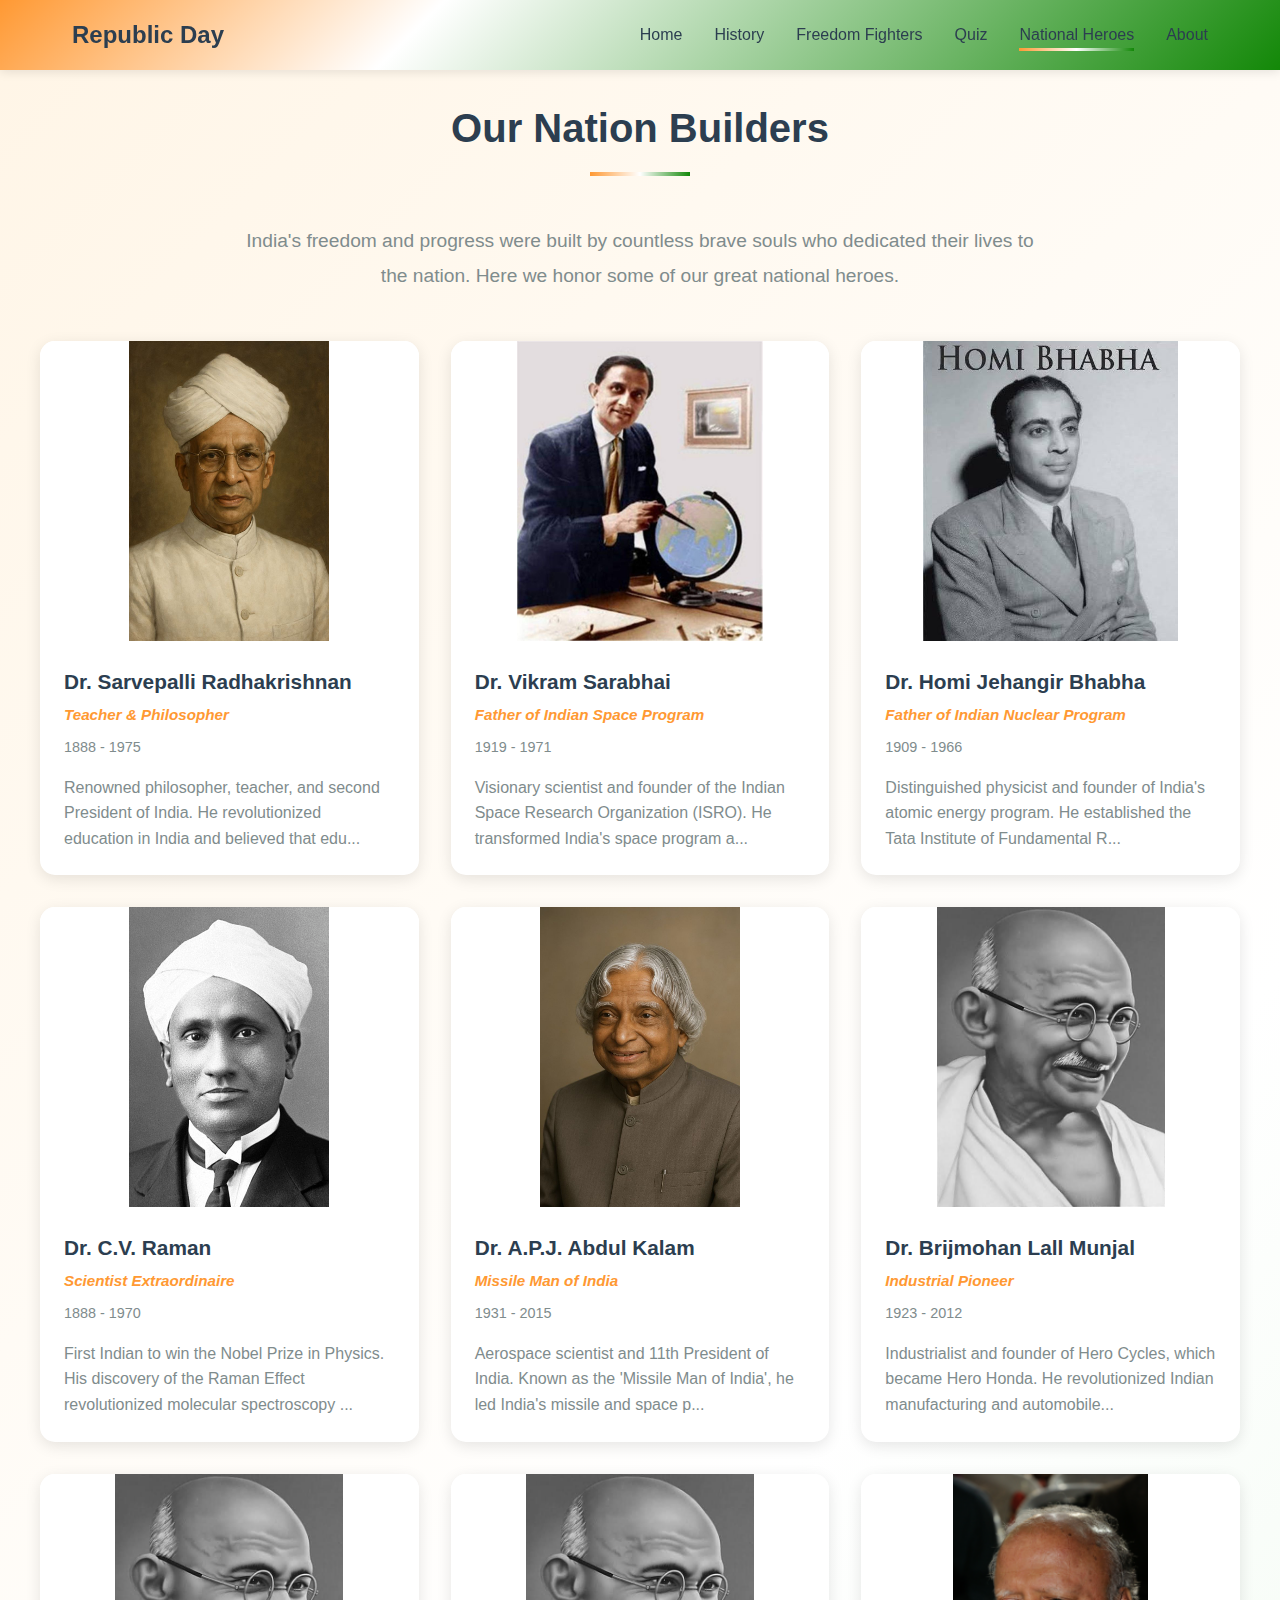
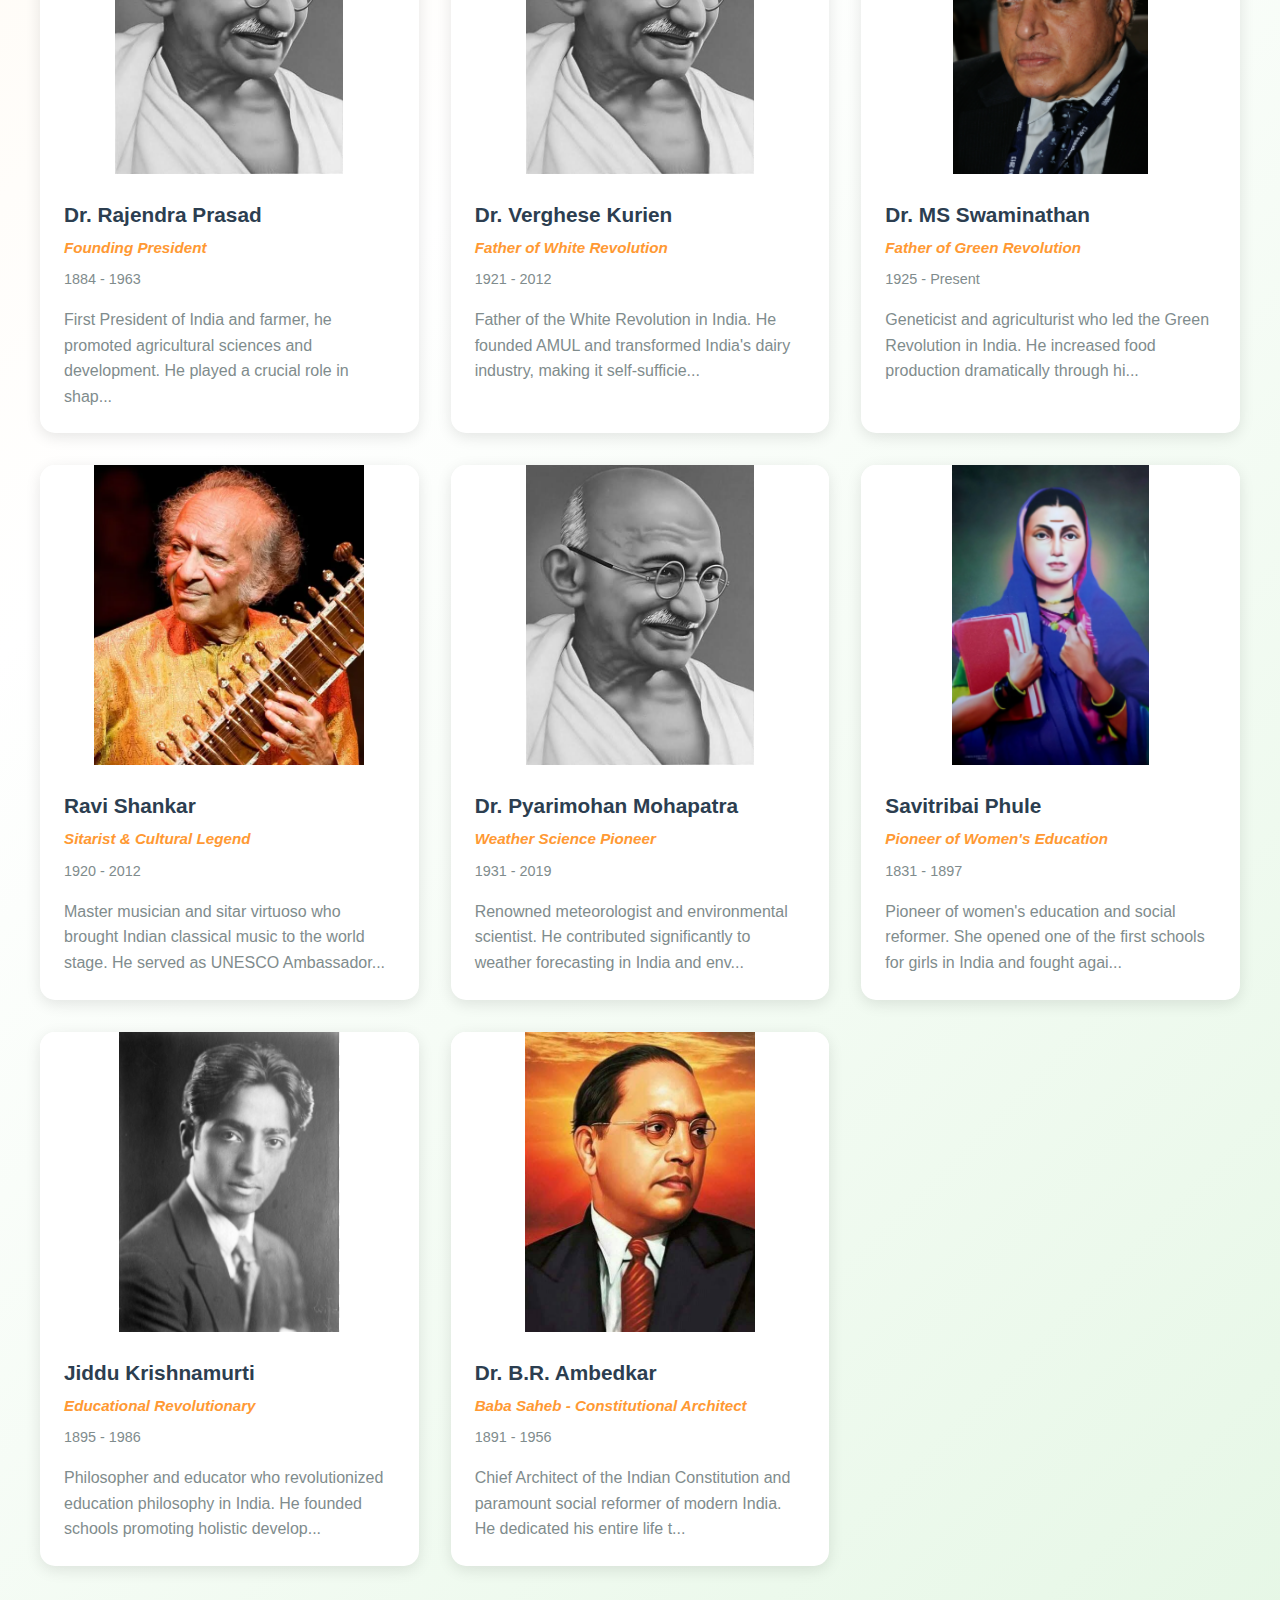
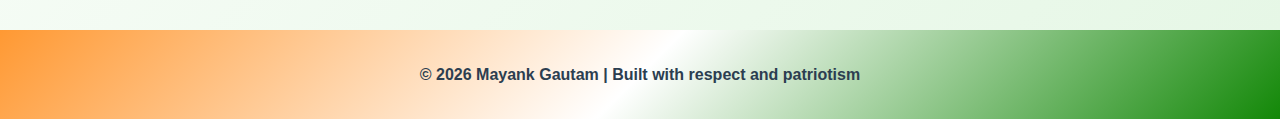
<file: national-heroes.html>
<!DOCTYPE html>
<html lang="en">
<head>
    <meta charset="UTF-8">
    <meta name="viewport" content="width=device-width, initial-scale=1.0">
    <title>National Heroes | Republic Day of India</title>
    <link rel="stylesheet" href="style.css">
</head>
<body>
    <!-- Fixed Navigation Bar -->
    <nav class="navbar" id="navbar">
        <div class="nav-container">
            <div class="nav-logo">
                <a href="index.html" style="text-decoration: none; color: inherit;">
                    <span> Republic Day</span>
                </a>
            </div>
            <ul class="nav-menu" id="navMenu">
                <li><a href="index.html" class="nav-link">Home</a></li>
                <li><a href="index.html#history" class="nav-link">History</a></li>
                <li><a href="index.html#freedom-fighters" class="nav-link">Freedom Fighters</a></li>
                <li><a href="index.html#quiz" class="nav-link">Quiz</a></li>
                <li><a href="national-heroes.html" class="nav-link active">National Heroes</a></li>
                <li><a href="index.html#about" class="nav-link">About</a></li>
            </ul>
            <div class="hamburger" id="hamburger">
                <span></span>
                <span></span>
                <span></span>
            </div>
        </div>
    </nav>

    <!-- National Heroes Section -->
    <section id="national-heroes" class="section national-heroes-section">
        <div class="container">
            <h2 class="section-title">Our Nation Builders</h2>
            <p class="heroes-intro">India's freedom and progress were built by countless brave souls who dedicated their lives to the nation. Here we honor some of our great national heroes.</p>
            
            <div class="heroes-grid" id="heroesGrid">
                <!-- Heroes will be generated by JavaScript -->
            </div>
        </div>
    </section>

    <!-- Hero Modal -->
    <div id="heroModal" class="modal">
        <div class="modal-content">
            <span class="close-modal">&times;</span>
            <div class="modal-body" id="modalBody">
                <!-- Content will be populated by JavaScript -->
            </div>
        </div>
    </div>

    <!-- Footer -->
    <footer class="footer">
        <p>&copy; 2026 Mayank Gautam | Built with respect and patriotism</p>
    </footer>

    <script src="script.js"></script>
    <script src="national-heroes.js"></script>
</body>
</html>
</file>
<file: style.css>
/* ====================================
   Republic Day Website - CSS
   Tricolour Theme & Modern Design
   ==================================== */

/* Reset & Base Styles */
* {
    margin: 0;
    padding: 0;
    box-sizing: border-box;
}

:root {
    --saffron: #FF9933;
    --white: #FFFFFF;
    --green: #138808;
    --dark-green: #0d6b04;
    --dark-saffron: #cc7a1f;
    --text-dark: #2c3e50;
    --text-light: #7f8c8d;
    --shadow: rgba(0, 0, 0, 0.1);
    --shadow-lg: rgba(0, 0, 0, 0.2);
}

html {
    scroll-behavior: smooth;
}

body {
    font-family: 'Segoe UI', Tahoma, Geneva, Verdana, sans-serif;
    line-height: 1.6;
    color: var(--text-dark);
    background-color: #f8f9fa;
    overflow-x: hidden;
}

/* ====================================
   Navigation Bar
   ==================================== */

.navbar {
    position: fixed;
    top: 0;
    width: 100%;
    background: linear-gradient(135deg, var(--saffron) 0%, var(--white) 33%, var(--green) 100%);
    padding: 1rem 0;
    z-index: 1000;
    box-shadow: 0 2px 10px var(--shadow);
    transition: all 0.3s ease;
}

.navbar.scrolled {
    background: rgba(255, 255, 255, 0.98);
    box-shadow: 0 4px 20px var(--shadow);
}

.nav-container {
    max-width: 1200px;
    margin: 0 auto;
    padding: 0 2rem;
    display: flex;
    justify-content: space-between;
    align-items: center;
}

.nav-logo {
    font-size: 1.5rem;
    font-weight: bold;
    color: var(--text-dark);
}

.nav-menu {
    display: flex;
    list-style: none;
    gap: 2rem;
}

.nav-link {
    text-decoration: none;
    color: var(--text-dark);
    font-weight: 500;
    position: relative;
    padding: 0.5rem 0;
    transition: color 0.3s ease;
}

.nav-link::after {
    content: '';
    position: absolute;
    bottom: 0;
    left: 0;
    width: 0;
    height: 3px;
    background: linear-gradient(90deg, var(--saffron), var(--white), var(--green));
    transition: width 0.3s ease;
}

.nav-link:hover::after,
.nav-link.active::after {
    width: 100%;
}

.nav-link:hover {
    color: var(--dark-green);
}

.hamburger {
    display: none;
    flex-direction: column;
    cursor: pointer;
    gap: 4px;
}

.hamburger span {
    width: 25px;
    height: 3px;
    background: var(--text-dark);
    transition: all 0.3s ease;
}

/* ====================================
   Sections
   ==================================== */

.section {
    min-height: 100vh;
    padding: 6rem 2rem 4rem;
}

.container {
    max-width: 1200px;
    margin: 0 auto;
}

.section-title {
    text-align: center;
    font-size: 2.5rem;
    color: var(--text-dark);
    margin-bottom: 3rem;
    position: relative;
    padding-bottom: 1rem;
}

.section-title::after {
    content: '';
    position: absolute;
    bottom: 0;
    left: 50%;
    transform: translateX(-50%);
    width: 100px;
    height: 4px;
    background: linear-gradient(90deg, var(--saffron), var(--white), var(--green));
}

/* ====================================
   Home Section
   ==================================== */

.home-section {
    background: linear-gradient(135deg, #fff5e6 0%, #ffffff 50%, #e6f7e6 100%);
    display: flex;
    flex-direction: column;
    align-items: center;
    justify-content: center;
    padding-top: 8rem;
}

.hero-container {
    text-align: center;
    margin-bottom: 4rem;
    position: relative;
}

.hero-heading {
    font-size: 3.5rem;
    color: var(--text-dark);
    margin-bottom: 1rem;
    animation: fadeInUp 1s ease;
}

.hero-subheading {
    font-size: 1.5rem;
    color: var(--text-light);
    margin-bottom: 2rem;
    animation: fadeInUp 1.2s ease;
}

.tricolour-wave {
    width: 100%;
    height: 8px;
    background: linear-gradient(90deg, var(--saffron), var(--white), var(--green));
    margin: 2rem 0;
    border-radius: 4px;
    animation: wave 3s ease-in-out infinite;
}

@keyframes wave {
    0%, 100% { transform: scaleX(1); }
    50% { transform: scaleX(1.1); }
}

.btn-primary {
    background: linear-gradient(135deg, var(--saffron), var(--green));
    color: white;
    border: none;
    padding: 1rem 2rem;
    font-size: 1.1rem;
    font-weight: bold;
    border-radius: 50px;
    cursor: pointer;
    transition: all 0.3s ease;
    box-shadow: 0 4px 15px var(--shadow);
}

.btn-primary:hover {
    transform: translateY(-3px);
    box-shadow: 0 6px 20px var(--shadow-lg);
}

.btn-primary:disabled {
    opacity: 0.6;
    cursor: not-allowed;
    transform: none;
}

.btn-secondary {
    background: var(--white);
    color: var(--text-dark);
    border: 2px solid var(--green);
    padding: 0.75rem 1.5rem;
    font-size: 1rem;
    font-weight: 600;
    border-radius: 50px;
    cursor: pointer;
    transition: all 0.3s ease;
}

.btn-secondary:hover {
    background: var(--green);
    color: white;
}

.quick-actions {
    display: grid;
    grid-template-columns: repeat(auto-fit, minmax(200px, 1fr));
    gap: 1.5rem;
    width: 100%;
    max-width: 900px;
    margin-bottom: 4rem;
}

.action-btn {
    display: flex;
    flex-direction: column;
    align-items: center;
    gap: 0.5rem;
    padding: 1.5rem;
    background: white;
    border: 2px solid var(--green);
    border-radius: 15px;
    cursor: pointer;
    transition: all 0.3s ease;
    box-shadow: 0 2px 10px var(--shadow);
}

.action-btn:hover {
    transform: translateY(-5px);
    box-shadow: 0 5px 20px var(--shadow-lg);
    background: linear-gradient(135deg, #fff5e6, #e6f7e6);
}

.btn-icon {
    font-size: 2rem;
}

.significance-box,
.quote-section,
.constitution-snapshot {
    background: white;
    padding: 2rem;
    border-radius: 15px;
    box-shadow: 0 4px 15px var(--shadow);
    margin-bottom: 2rem;
    max-width: 800px;
    width: 100%;
}

.significance-box h2,
.quote-section h2,
.constitution-snapshot h2 {
    color: var(--text-dark);
    margin-bottom: 1rem;
    text-align: center;
}

.quote-box {
    text-align: center;
}

.quote-text {
    font-size: 1.2rem;
    font-style: italic;
    color: var(--text-dark);
    margin-bottom: 1.5rem;
    line-height: 1.8;
}

.snapshot-content {
    display: grid;
    grid-template-columns: repeat(auto-fit, minmax(250px, 1fr));
    gap: 1.5rem;
    margin-bottom: 1.5rem;
}

.snapshot-item {
    padding: 1.5rem;
    background: linear-gradient(135deg, #fff5e6, #e6f7e6);
    border-radius: 10px;
    border-left: 4px solid var(--green);
}

.snapshot-item h3 {
    color: var(--dark-green);
    margin-bottom: 0.5rem;
}

/* ====================================
   History Section
   ==================================== */

.history-section {
    background: white;
}

.timeline {
    position: relative;
    max-width: 900px;
    margin: 0 auto;
    padding: 2rem 0;
}

.timeline::before {
    content: '';
    position: absolute;
    left: 50%;
    transform: translateX(-50%);
    width: 3px;
    height: 100%;
    background: linear-gradient(180deg, var(--saffron), var(--white), var(--green));
}

.timeline-item {
    display: flex;
    margin-bottom: 3rem;
    position: relative;
    opacity: 0;
    transform: translateY(30px);
    transition: all 0.6s ease;
}

.timeline-item.fade-in {
    opacity: 1;
    transform: translateY(0);
}

.timeline-item:nth-child(odd) {
    flex-direction: row;
}

.timeline-item:nth-child(even) {
    flex-direction: row-reverse;
}

.timeline-marker {
    width: 20px;
    height: 20px;
    background: var(--green);
    border: 4px solid white;
    border-radius: 50%;
    position: absolute;
    left: 50%;
    transform: translateX(-50%);
    z-index: 1;
    box-shadow: 0 2px 10px var(--shadow);
}

.timeline-content {
    width: 45%;
    padding: 1.5rem;
    background: white;
    border-radius: 10px;
    box-shadow: 0 4px 15px var(--shadow);
}

.timeline-content h3 {
    color: var(--dark-green);
    margin-bottom: 0.5rem;
}

.timeline-content p {
    color: var(--text-light);
    line-height: 1.6;
}

/* ====================================
   Freedom Fighters Section
   ==================================== */

.freedom-fighters-section {
    background: linear-gradient(135deg, #fff5e6 0%, #ffffff 50%, #e6f7e6 100%);
}

.explore-heroes-container {
    text-align: center;
    margin-top: 3rem;
    padding-top: 2rem;
    border-top: 2px solid #eee;
}

.btn-explore-heroes {
    display: inline-block;
    background: linear-gradient(135deg, var(--saffron), var(--green));
    color: white;
    padding: 1rem 2.5rem;
    font-size: 1.2rem;
    font-weight: bold;
    border-radius: 50px;
    text-decoration: none;
    transition: all 0.3s ease;
    box-shadow: 0 4px 15px var(--shadow);
}

.btn-explore-heroes:hover {
    transform: translateY(-3px);
    box-shadow: 0 6px 20px var(--shadow-lg);
    color: white;
}

/* ====================================
   National Heroes Page
   ==================================== */

.national-heroes-section {
    background: linear-gradient(135deg, #fff5e6 0%, #ffffff 50%, #e6f7e6 100%);
}

.heroes-intro {
    text-align: center;
    font-size: 1.2rem;
    color: var(--text-light);
    max-width: 800px;
    margin: 0 auto 3rem;
    line-height: 1.8;
}

.heroes-grid {
    display: grid;
    grid-template-columns: repeat(auto-fill, minmax(280px, 1fr));
    gap: 2rem;
    margin-top: 2rem;
}

.hero-card {
    background: white;
    border-radius: 15px;
    overflow: hidden;
    box-shadow: 0 4px 15px var(--shadow);
    cursor: pointer;
    transition: all 0.3s ease;
}

.hero-card:hover {
    transform: translateY(-10px);
    box-shadow: 0 8px 25px var(--shadow-lg);
}

.hero-image {
    width: 100%;
    height: 300px;
    background: linear-gradient(135deg, var(--saffron), var(--green));
    display: flex;
    align-items: center;
    justify-content: center;
    font-size: 5rem;
    color: white;
    overflow: hidden;
    position: relative;
}

.hero-image img {
    width: 100%;
    height: 100%;
    object-fit: contain;
    object-position: center;
    display: block;
    transition: transform 0.3s ease;
    background: white;
}

.hero-card:hover .hero-image img {
    transform: scale(1.03);
}

.hero-info {
    padding: 1.5rem;
}

.hero-info h3 {
    color: var(--text-dark);
    margin-bottom: 0.3rem;
    font-size: 1.3rem;
}

.hero-title {
    color: var(--saffron);
    font-size: 0.95rem;
    font-weight: 600;
    margin-bottom: 0.5rem;
    font-style: italic;
}

.hero-lifespan {
    color: var(--text-light);
    font-size: 0.9rem;
    margin-bottom: 1rem;
}

.hero-contribution {
    color: var(--text-light);
    line-height: 1.6;
}

.hero-modal-title {
    color: var(--saffron);
    font-size: 1.1rem;
    font-weight: 600;
    font-style: italic;
    margin-bottom: 1rem;
}

.fighters-grid {
    display: grid;
    grid-template-columns: repeat(auto-fill, minmax(280px, 1fr));
    gap: 2rem;
    margin-top: 2rem;
}

.fighter-card {
    background: white;
    border-radius: 15px;
    overflow: hidden;
    box-shadow: 0 4px 15px var(--shadow);
    cursor: pointer;
    transition: all 0.3s ease;
}

.fighter-card:hover {
    transform: translateY(-10px);
    box-shadow: 0 8px 25px var(--shadow-lg);
}

.fighter-image {
    width: 100%;
    height: 300px;
    background: linear-gradient(135deg, var(--saffron), var(--green));
    display: flex;
    align-items: center;
    justify-content: center;
    font-size: 5rem;
    color: white;
    overflow: hidden;
    position: relative;
}

.fighter-image img {
    width: 100%;
    height: 100%;
    object-fit: contain;
    object-position: center;
    display: block;
    transition: transform 0.3s ease;
    background: white;
}

.fighter-card:hover .fighter-image img {
    transform: scale(1.03);
}

.fighter-info {
    padding: 1.5rem;
}

.fighter-info h3 {
    color: var(--text-dark);
    margin-bottom: 0.5rem;
    font-size: 1.3rem;
}

.fighter-lifespan {
    color: var(--text-light);
    font-size: 0.9rem;
    margin-bottom: 1rem;
}

.fighter-contribution {
    color: var(--text-light);
    line-height: 1.6;
}

/* Modal */
.modal {
    display: none;
    position: fixed;
    z-index: 2000;
    left: 0;
    top: 0;
    width: 100%;
    height: 100%;
    background-color: rgba(0, 0, 0, 0.7);
    animation: fadeIn 0.3s ease;
}

.modal.show {
    display: flex;
    align-items: center;
    justify-content: center;
}

.modal-content {
    background: white;
    margin: auto;
    padding: 2rem;
    border-radius: 15px;
    max-width: 700px;
    width: 90%;
    max-height: 90vh;
    overflow-y: auto;
    position: relative;
    animation: slideUp 0.3s ease;
}

.close-modal {
    position: absolute;
    right: 1rem;
    top: 1rem;
    font-size: 2rem;
    font-weight: bold;
    color: var(--text-light);
    cursor: pointer;
    transition: color 0.3s ease;
}

.close-modal:hover {
    color: var(--text-dark);
}

.modal-body h2 {
    color: var(--text-dark);
    margin-bottom: 1rem;
}

.modal-body .fighter-detail-image {
    width: 220px;
    height: 220px;
    background: linear-gradient(135deg, var(--saffron), var(--green));
    border-radius: 50%;
    display: flex;
    align-items: center;
    justify-content: center;
    font-size: 5rem;
    color: white;
    margin: 0 auto 1.5rem;
    overflow: hidden;
    box-shadow: 0 4px 15px var(--shadow);
}

.modal-body .fighter-detail-image img {
    width: 100%;
    height: 100%;
    object-fit: contain;
    object-position: center;
    border-radius: 50%;
    display: block;
    background: white;
}

.modal-body p {
    color: var(--text-light);
    line-height: 1.8;
    margin-bottom: 1rem;
}

.quote-display {
    font-style: italic;
    color: var(--dark-green);
    border-left: 4px solid var(--green);
    padding-left: 1rem;
    margin: 1rem 0;
}

@keyframes fadeIn {
    from { opacity: 0; }
    to { opacity: 1; }
}

@keyframes slideUp {
    from {
        transform: translateY(50px);
        opacity: 0;
    }
    to {
        transform: translateY(0);
        opacity: 1;
    }
}

/* ====================================
   Flag Ceremony Section
   ==================================== */

.flag-ceremony-section {
    background: linear-gradient(135deg, #fff5e6 0%, #ffffff 50%, #e6f7e6 100%);
    display: flex;
    flex-direction: column;
    align-items: center;
    justify-content: center;
}

.flag-container {
    display: flex;
    align-items: flex-start;
    justify-content: center;
    gap: 2rem;
    margin: 3rem 0;
    min-height: 400px;
}

.flag-pole {
    display: flex;
    flex-direction: column;
    align-items: center;
}

.pole-base {
    width: 80px;
    height: 20px;
    background: var(--text-dark);
    border-radius: 5px;
}

.pole-shaft {
    width: 8px;
    height: 350px;
    background: linear-gradient(180deg, #8b4513, #654321);
    border-radius: 4px;
}

.pole-top {
    width: 0;
    height: 0;
    border-left: 10px solid transparent;
    border-right: 10px solid transparent;
    border-top: 20px solid #8b4513;
}

.flag-wrapper {
    position: relative;
    transform-origin: left center;
}

.flag {
    width: 0;
    height: 233px;
    display: flex;
    flex-direction: column;
    transition: width 2s ease-in-out;
    box-shadow: 0 2px 10px var(--shadow);
}

.flag.unfurled {
    width: 350px;
}

.flag-stripe {
    flex: 1;
    width: 100%;
    position: relative;
}

.saffron {
    background: var(--saffron);
}

.white {
    background: var(--white);
    display: flex;
    align-items: center;
    justify-content: center;
}

.green {
    background: var(--green);
}

@keyframes chakraRotate {
    from {
        transform: rotate(0deg);
    }
    to {
        transform: rotate(360deg);
    }
}

.ashoka-chakra {
    width: 60px;
    height: 60px;
    border: 3px solid #1f4788;
    border-radius: 50%;
    display: flex;
    align-items: center;
    justify-content: center;
    opacity: 0;
    transition: opacity 1s ease 0.5s;
}

.ashoka-chakra.visible {
    opacity: 1;
}

.chakra-spokes {
    width: 100%;
    height: 100%;
    position: relative;
    animation: chakraRotate 4s linear infinite;
}

.chakra-spoke {
    position: absolute;
    top: 50%;
    left: 50%;
    width: 2px;
    height: 100%;
    background: #1f4788;
    transform-origin: center;
    margin-left: -1px;
    margin-top: -50%;
}

.ceremony-controls {
    text-align: center;
    margin-top: 2rem;
}

.anthem-controls {
    margin-top: 2rem;
}

.anthem-message {
    font-size: 1.2rem;
    color: var(--text-dark);
    margin-bottom: 1rem;
    font-weight: 600;
}

.confetti-container {
    position: fixed;
    top: 0;
    left: 0;
    width: 100%;
    height: 100%;
    pointer-events: none;
    z-index: 1500;
}

.confetti {
    position: absolute;
    width: 10px;
    height: 10px;
    background: var(--saffron);
    animation: confettiFall 3s linear forwards;
}

.confetti.green {
    background: var(--green);
}

.confetti.white {
    background: var(--white);
}

@keyframes confettiFall {
    to {
        transform: translateY(100vh) rotate(360deg);
        opacity: 0;
    }
}

/* ====================================
   E-Card Generator Section
   ==================================== */

.ecard-section {
    background: white;
}

.ecard-wrapper {
    display: grid;
    grid-template-columns: 1fr 1fr;
    gap: 3rem;
    align-items: start;
}

.ecard-form {
    background: #f8f9fa;
    padding: 2rem;
    border-radius: 15px;
    box-shadow: 0 4px 15px var(--shadow);
}

.ecard-form h3 {
    color: var(--text-dark);
    margin-bottom: 1.5rem;
    text-align: center;
}

.form-group {
    margin-bottom: 1.5rem;
}

.form-group label {
    display: block;
    margin-bottom: 0.5rem;
    color: var(--text-dark);
    font-weight: 600;
}

.form-group input,
.form-group textarea,
.form-group select {
    width: 100%;
    padding: 0.75rem;
    border: 2px solid #ddd;
    border-radius: 8px;
    font-size: 1rem;
    font-family: inherit;
    transition: border-color 0.3s ease;
}

.form-group input:focus,
.form-group textarea:focus,
.form-group select:focus {
    outline: none;
    border-color: var(--green);
}

.ecard-preview {
    display: flex;
    flex-direction: column;
    align-items: center;
    gap: 1.5rem;
}

.ecard {
    width: 100%;
    max-width: 500px;
    height: 600px;
    position: relative;
    border-radius: 20px;
    overflow: hidden;
    box-shadow: 0 8px 30px var(--shadow-lg);
}

.ecard-background {
    position: absolute;
    top: 0;
    left: 0;
    width: 100%;
    height: 100%;
    background: linear-gradient(135deg, var(--saffron) 0%, var(--white) 50%, var(--green) 100%);
    animation: backgroundWave 5s ease-in-out infinite;
}

@keyframes backgroundWave {
    0%, 100% { background-position: 0% 50%; }
    50% { background-position: 100% 50%; }
}

.ecard-content {
    position: relative;
    z-index: 1;
    padding: 3rem 2rem;
    height: 100%;
    display: flex;
    flex-direction: column;
    align-items: center;
    justify-content: space-between;
    text-align: center;
    color: var(--text-dark);
}

.ecard-title {
    font-size: 2rem;
    color: var(--text-dark);
    margin-bottom: 1rem;
}

.ecard-chakra {
    margin: 1rem 0;
    text-align: center;
}

.rotating-chakra {
    width: 80px;
    height: 80px;
    border: 4px solid #1f4788;
    border-radius: 50%;
    position: relative;
    animation: chakraRotate 4s linear infinite;
    margin: 0 auto;
}

.chakra-spoke-ecard {
    position: absolute;
    top: 50%;
    left: 50%;
    width: 2px;
    height: 100%;
    background: #1f4788;
    transform-origin: center;
    margin-left: -1px;
    margin-top: -40%;
}

.ecard-name {
    font-size: 1.5rem;
    font-weight: bold;
    color: var(--text-dark);
    margin: 1rem 0;
}

.ecard-message {
    font-size: 1.1rem;
    color: var(--text-light);
    line-height: 1.6;
    margin: 1rem 0;
}

.ecard-slogan {
    font-size: 1.3rem;
    font-weight: bold;
    color: var(--dark-green);
    margin-top: 1rem;
}

/* ====================================
   Constitution Section
   ==================================== */

.constitution-section {
    background: linear-gradient(135deg, #fff5e6 0%, #ffffff 50%, #e6f7e6 100%);
}

.constitution-content {
    display: grid;
    grid-template-columns: repeat(auto-fit, minmax(300px, 1fr));
    gap: 2rem;
    margin-bottom: 2rem;
}

.constitution-card {
    background: white;
    padding: 2rem;
    border-radius: 15px;
    box-shadow: 0 4px 15px var(--shadow);
    border-left: 5px solid var(--green);
}

.constitution-card h3 {
    color: var(--dark-green);
    margin-bottom: 1rem;
}

.constitution-card p {
    color: var(--text-light);
    line-height: 1.8;
}

/* ====================================
   Quiz Section
   ==================================== */

.quiz-section {
    background: linear-gradient(135deg, #fff5e6 0%, #ffffff 50%, #e6f7e6 100%);
}

.quiz-start-screen {
    max-width: 600px;
    margin: 0 auto;
}

.quiz-instructions {
    background: white;
    padding: 2.5rem;
    border-radius: 15px;
    box-shadow: 0 4px 15px var(--shadow);
    text-align: center;
}

.quiz-instructions h3 {
    color: var(--text-dark);
    margin-bottom: 1.5rem;
    font-size: 1.8rem;
}

.quiz-instructions ul {
    list-style: none;
    padding: 0;
    margin: 2rem 0;
    text-align: left;
    max-width: 400px;
    margin-left: auto;
    margin-right: auto;
}

.quiz-instructions ul li {
    padding: 0.75rem 0;
    color: var(--text-light);
    border-bottom: 1px solid #eee;
    position: relative;
    padding-left: 1.5rem;
}

.quiz-instructions ul li:last-child {
    border-bottom: none;
}

.quiz-instructions ul li::before {
    content: '✓';
    position: absolute;
    left: 0;
    color: var(--green);
    font-weight: bold;
}

.quiz-container {
    max-width: 800px;
    margin: 0 auto;
}

.quiz-progress {
    text-align: center;
    margin-bottom: 2rem;
}

.quiz-progress span {
    background: white;
    padding: 0.75rem 1.5rem;
    border-radius: 25px;
    font-weight: 600;
    color: var(--text-dark);
    box-shadow: 0 2px 10px var(--shadow);
    display: inline-block;
}

.question-container {
    background: white;
    padding: 2.5rem;
    border-radius: 15px;
    box-shadow: 0 4px 15px var(--shadow);
    margin-bottom: 2rem;
}

.question-text {
    color: var(--text-dark);
    font-size: 1.4rem;
    margin-bottom: 2rem;
    line-height: 1.6;
}

.options-container {
    display: flex;
    flex-direction: column;
    gap: 1rem;
}

.option-btn {
    background: #f8f9fa;
    border: 2px solid #ddd;
    padding: 1rem 1.5rem;
    border-radius: 10px;
    font-size: 1rem;
    text-align: left;
    cursor: pointer;
    transition: all 0.3s ease;
    color: var(--text-dark);
    font-family: inherit;
}

.option-btn:hover {
    background: #e9ecef;
    border-color: var(--green);
}

.option-btn.selected {
    background: linear-gradient(135deg, var(--saffron), var(--green));
    color: white;
    border-color: var(--green);
    font-weight: 600;
    transform: translateX(5px);
}

.quiz-controls {
    text-align: center;
}

.quiz-result {
    max-width: 700px;
    margin: 0 auto;
    background: white;
    padding: 2.5rem;
    border-radius: 15px;
    box-shadow: 0 4px 15px var(--shadow);
    text-align: center;
}

.quiz-result h3 {
    color: var(--text-dark);
    font-size: 2rem;
    margin-bottom: 2rem;
}

.result-score {
    margin: 2rem 0;
}

.score-text {
    font-size: 1.8rem;
    color: var(--text-dark);
    font-weight: bold;
    margin-bottom: 0.5rem;
}

.percentage-text {
    font-size: 2.5rem;
    color: var(--green);
    font-weight: bold;
    margin: 1rem 0;
}

.result-feedback {
    margin: 2rem 0;
    padding: 1.5rem;
    border-radius: 10px;
    background: #f8f9fa;
}

.feedback-message {
    font-size: 1.2rem;
    line-height: 1.6;
    margin: 0;
}

.feedback-message.excellent {
    color: var(--green);
    font-weight: 600;
}

.feedback-message.good {
    color: var(--saffron);
    font-weight: 600;
}

.feedback-message.keep-learning {
    color: var(--text-dark);
    font-weight: 500;
}

.quiz-result .certificate-form {
    margin-top: 2rem;
    padding-top: 2rem;
    border-top: 2px solid #eee;
}

.quiz-result .certificate-form h4 {
    color: var(--text-dark);
    margin-bottom: 1.5rem;
}

/* ====================================
   Certificate Section
   ==================================== */

.certificate-wrapper {
    max-width: 900px;
    margin: 3rem auto;
    text-align: center;
    padding: 15px;
    background: linear-gradient(90deg, var(--saffron) 0%, var(--saffron) 33%, var(--white) 33%, var(--white) 66%, var(--green) 66%, var(--green) 100%);
    border-radius: 10px;
}

.certificate-content {
    position: relative;
    background: linear-gradient(135deg, #fff5e6 0%, #ffffff 50%, #e6f7e6 100%);
    padding: 4rem 3rem;
    margin-bottom: 2rem;
    box-shadow: 0 8px 30px var(--shadow-lg);
    overflow: hidden;
    border-radius: 5px;
}

.certificate-content::before {
    content: '';
    position: absolute;
    top: 0;
    left: 0;
    right: 0;
    height: 8px;
    background: linear-gradient(90deg, var(--saffron) 0%, var(--saffron) 33%, var(--white) 33%, var(--white) 66%, var(--green) 66%, var(--green) 100%);
    z-index: 2;
}

.certificate-content::after {
    content: '';
    position: absolute;
    bottom: 0;
    left: 0;
    right: 0;
    height: 8px;
    background: linear-gradient(90deg, var(--saffron) 0%, var(--saffron) 33%, var(--white) 33%, var(--white) 66%, var(--green) 66%, var(--green) 100%);
    z-index: 2;
}

.certificate-watermark {
    position: absolute;
    top: 50%;
    left: 50%;
    transform: translate(-50%, -50%);
    width: 300px;
    height: 300px;
    opacity: 0.08;
    background: radial-gradient(circle, var(--green) 0%, transparent 70%);
    border: 8px solid var(--green);
    border-radius: 50%;
    z-index: 0;
}

.certificate-watermark::before,
.certificate-watermark::after {
    content: '';
    position: absolute;
    top: 50%;
    left: 50%;
    transform: translate(-50%, -50%);
    background: var(--green);
}

.certificate-watermark::before {
    width: 4px;
    height: 100%;
}

.certificate-watermark::after {
    width: 100%;
    height: 4px;
}

.certificate-title {
    position: relative;
    z-index: 1;
    font-size: 2.5rem;
    background: linear-gradient(90deg, var(--saffron) 0%, var(--dark-green) 100%);
    -webkit-background-clip: text;
    -webkit-text-fill-color: transparent;
    background-clip: text;
    margin-bottom: 0.5rem;
    font-weight: bold;
    text-transform: uppercase;
    letter-spacing: 2px;
}

.certificate-subtitle {
    position: relative;
    z-index: 1;
    font-size: 1.8rem;
    color: var(--dark-green);
    margin-bottom: 1rem;
    font-weight: 600;
    padding-bottom: 1rem;
    border-bottom: 3px solid;
    border-image: linear-gradient(90deg, var(--saffron) 0%, var(--saffron) 33%, var(--white) 33%, var(--white) 66%, var(--green) 66%, var(--green) 100%) 1;
}

.certificate-text {
    position: relative;
    z-index: 1;
    font-size: 1.1rem;
    color: var(--text-light);
    margin: 1rem 0;
    line-height: 1.8;
}

.certificate-name {
    position: relative;
    z-index: 1;
    font-size: 2.2rem;
    color: var(--green);
    font-weight: bold;
    margin: 1.5rem 0;
    text-transform: uppercase;
    letter-spacing: 1px;
    padding: 1rem 2rem;
    display: inline-block;
    border: 3px solid;
    border-image: linear-gradient(90deg, var(--saffron) 0%, var(--saffron) 33%, var(--white) 33%, var(--white) 66%, var(--green) 66%, var(--green) 100%) 1;
    border-radius: 5px;
}

.certificate-score {
    position: relative;
    z-index: 1;
    font-size: 1.8rem;
    background: linear-gradient(90deg, var(--saffron) 0%, var(--green) 100%);
    -webkit-background-clip: text;
    -webkit-text-fill-color: transparent;
    background-clip: text;
    font-weight: bold;
    margin: 1.5rem 0;
}

.certificate-date {
    position: relative;
    z-index: 1;
    font-size: 1rem;
    color: var(--text-light);
    margin: 1.5rem 0;
    font-style: italic;
}

.certificate-message {
    position: relative;
    z-index: 1;
    font-size: 1.1rem;
    color: var(--text-dark);
    margin: 2rem 0 1rem;
    font-weight: 500;
}

.certificate-signature {
    position: relative;
    z-index: 1;
    margin-top: 2rem;
    font-size: 1.3rem;
    color: var(--green);
    font-weight: bold;
    font-style: italic;
}

/* ====================================
   About Section
   ==================================== */

.about-section {
    background: white;
}

.about-content {
    display: grid;
    grid-template-columns: repeat(auto-fit, minmax(300px, 1fr));
    gap: 2rem;
}

.about-card {
    background: #f8f9fa;
    padding: 2rem;
    border-radius: 15px;
    box-shadow: 0 4px 15px var(--shadow);
}

.about-card h3 {
    color: var(--dark-green);
    margin-bottom: 1rem;
}

.about-card p {
    color: var(--text-light);
    line-height: 1.8;
    margin-bottom: 0.5rem;
}

.tech-list {
    list-style: none;
    padding: 0;
}

.tech-list li {
    padding: 0.5rem 0;
    color: var(--text-light);
    border-bottom: 1px solid #ddd;
}

.tech-list li:last-child {
    border-bottom: none;
}

/* ====================================
   Footer
   ==================================== */

.footer {
    background: linear-gradient(135deg, var(--saffron), var(--white), var(--green));
    color: var(--text-dark);
    text-align: center;
    padding: 2rem;
    font-weight: 600;
}

/* ====================================
   Animations
   ==================================== */

@keyframes fadeInUp {
    from {
        opacity: 0;
        transform: translateY(30px);
    }
    to {
        opacity: 1;
        transform: translateY(0);
    }
}

/* ====================================
   Responsive Design
   ==================================== */

@media (max-width: 768px) {
    .nav-menu {
        position: fixed;
        left: -100%;
        top: 70px;
        flex-direction: column;
        background: white;
        width: 100%;
        text-align: center;
        transition: 0.3s;
        box-shadow: 0 10px 27px var(--shadow);
        padding: 2rem 0;
    }

    .nav-menu.active {
        left: 0;
    }

    .hamburger {
        display: flex;
    }

    .hamburger.active span:nth-child(1) {
        transform: rotate(45deg) translate(5px, 5px);
    }

    .hamburger.active span:nth-child(2) {
        opacity: 0;
    }

    .hamburger.active span:nth-child(3) {
        transform: rotate(-45deg) translate(7px, -6px);
    }

    .hero-heading {
        font-size: 2.5rem;
    }

    .hero-subheading {
        font-size: 1.2rem;
    }

    .section-title {
        font-size: 2rem;
    }

    .timeline::before {
        left: 20px;
    }

    .timeline-item {
        flex-direction: row !important;
        padding-left: 3rem;
    }

    .timeline-marker {
        left: 20px;
    }

    .timeline-content {
        width: 100%;
    }

    .ecard-wrapper {
        grid-template-columns: 1fr;
    }

    .flag-container {
        flex-direction: column;
        align-items: center;
    }

    .flag.unfurled {
        width: 280px;
    }

    .quick-actions {
        grid-template-columns: repeat(2, 1fr);
    }
}

@media (max-width: 480px) {
    .section {
        padding: 5rem 1rem 3rem;
    }

    .hero-heading {
        font-size: 2rem;
    }

    .quick-actions {
        grid-template-columns: 1fr;
    }

    .snapshot-content {
        grid-template-columns: 1fr;
    }

    .question-text {
        font-size: 1.2rem;
    }

    .certificate-content {
        padding: 2.5rem 1.5rem;
    }

    .certificate-title {
        font-size: 1.8rem;
    }

    .certificate-subtitle {
        font-size: 1.4rem;
    }

    .certificate-name {
        font-size: 1.8rem;
    }

    .certificate-watermark {
        width: 200px;
        height: 200px;
    }
}
</file>
